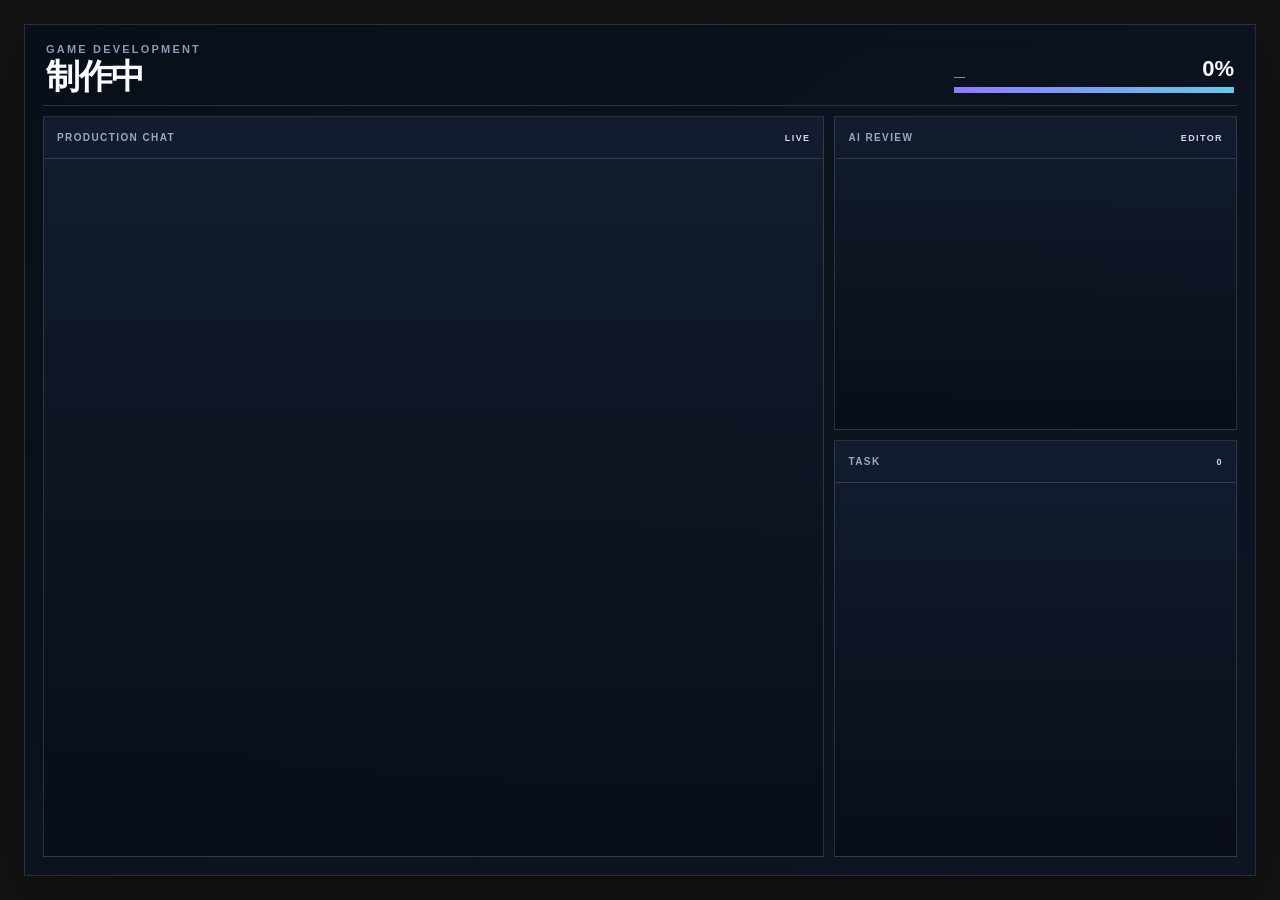
<file: game-dev-overlay.html>
<!doctype html>
<html lang="ja">
<head>
  <meta charset="utf-8" />
  <meta name="viewport" content="width=device-width, initial-scale=1" />
  <title>Quick Deck | GAME DEV Overlay</title>
  <link rel="stylesheet" href="game-dev-overlay.css" />
</head>
<body>
  <main class="overlay-shell">
    <header class="overlay-header">
      <div>
        <p>GAME DEVELOPMENT</p>
        <h1 id="overlayProject">制作中</h1>
      </div>
      <div class="overlay-progress-wrap">
        <span id="overlaySection">—</span>
        <strong id="overlayProgressText">0%</strong>
        <div class="overlay-progress"><i id="overlayProgressBar"></i></div>
      </div>
    </header>

    <div class="overlay-grid">
      <section class="overlay-card overlay-chat-card">
        <header><span>PRODUCTION CHAT</span><b id="overlayLiveState">LIVE</b></header>
        <div id="overlayChat" class="overlay-chat"></div>
      </section>

      <aside class="overlay-side">
        <section class="overlay-card overlay-review-card">
          <header><span>AI REVIEW</span><b>EDITOR</b></header>
          <div id="overlayReview" class="overlay-review"></div>
        </section>

        <section class="overlay-card overlay-task-card">
          <header><span>TASK</span><b id="overlayTaskCount">0</b></header>
          <div id="overlayTasks" class="overlay-tasks"></div>
        </section>
      </aside>
    </div>
  </main>
  <script src="game-dev-overlay.js"></script>
</body>
</html>
</file>
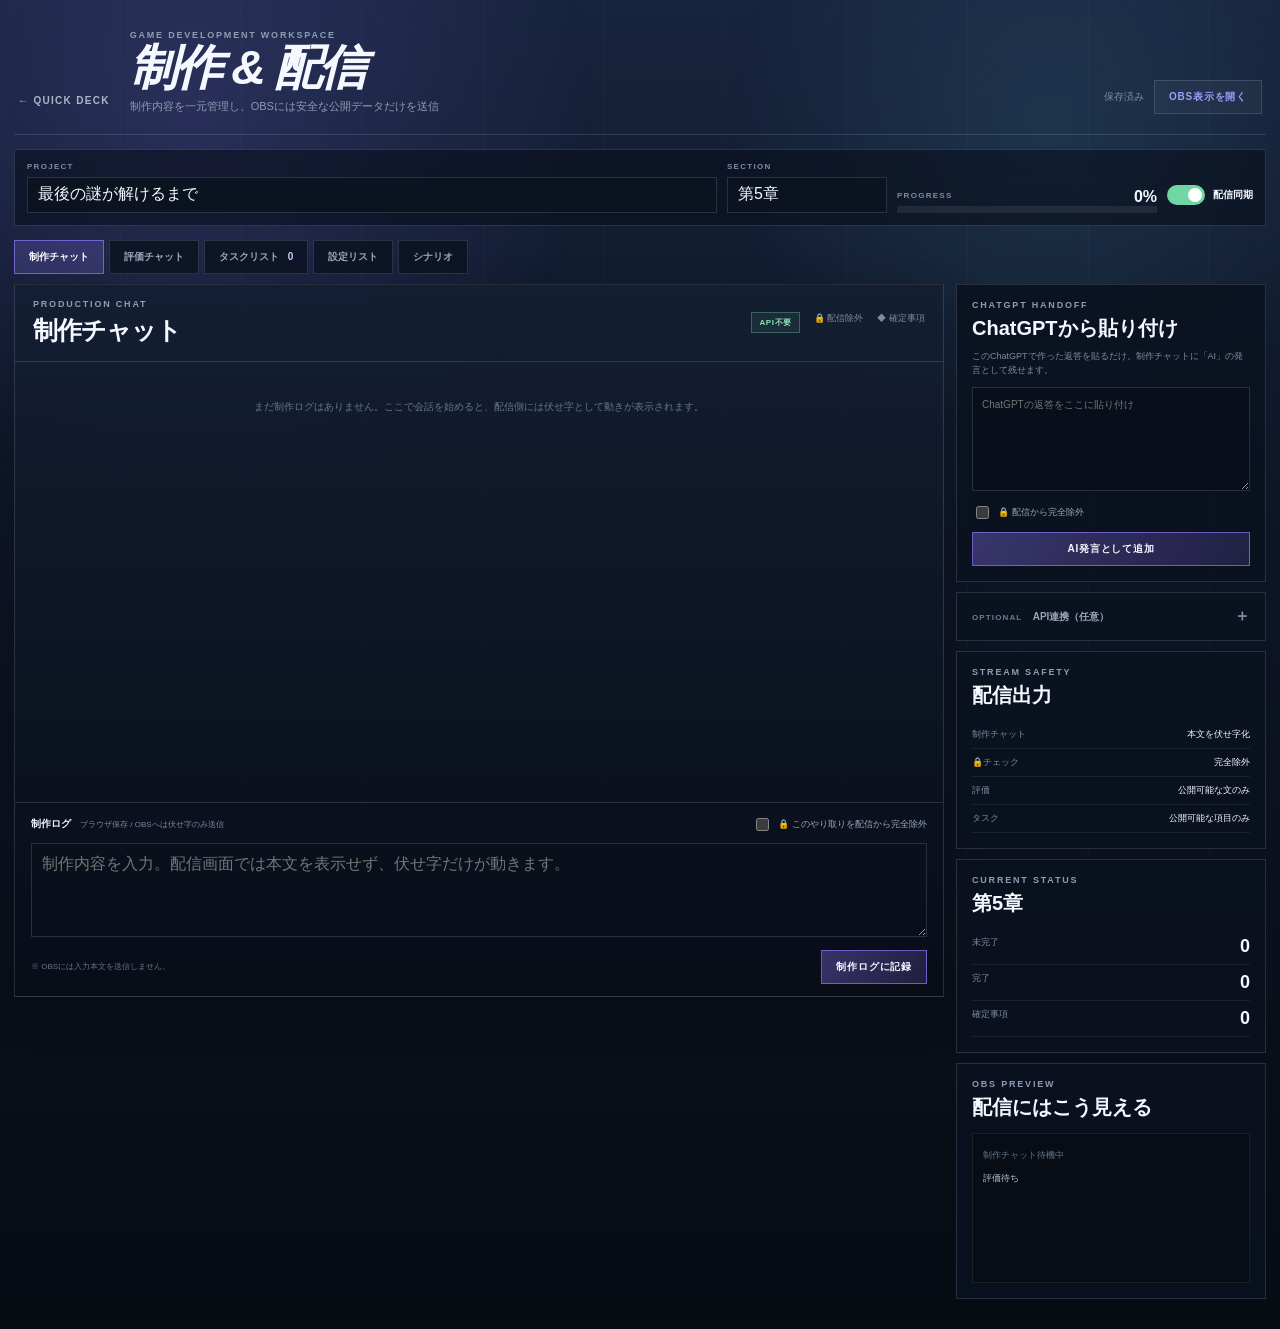
<file: game-dev.html>
<!doctype html>
<html lang="ja">
<head>
  <meta charset="utf-8" />
  <meta name="viewport" content="width=device-width, initial-scale=1" />
  <meta name="theme-color" content="#0d1425" />
  <title>Quick Deck | GAME DEV</title>
  <link rel="stylesheet" href="game-dev.css" />
</head>
<body>
  <div class="gd-bg" aria-hidden="true"></div>
  <main class="gd-shell">
    <header class="gd-header">
      <div class="gd-title-wrap">
        <a class="gd-back" href="index.html">← QUICK DECK</a>
        <div>
          <p class="gd-kicker">GAME DEVELOPMENT WORKSPACE</p>
          <h1>制作 & 配信</h1>
          <p class="gd-subtitle">制作内容を一元管理し、OBSには安全な公開データだけを送信</p>
        </div>
      </div>
      <div class="gd-header-actions">
        <span id="saveState" class="gd-save-state">保存済み</span>
        <a class="gd-button gd-button--ghost" href="game-dev-overlay.html" target="_blank" rel="noreferrer">OBS表示を開く</a>
      </div>
    </header>

    <section class="gd-project-bar">
      <label>
        <span>PROJECT</span>
        <input id="projectName" type="text" value="最後の謎が解けるまで" maxlength="60" />
      </label>
      <label>
        <span>SECTION</span>
        <input id="sectionName" type="text" value="第5章" maxlength="30" />
      </label>
      <div class="gd-progress-wrap">
        <div><span>PROGRESS</span><strong id="progressText">0%</strong></div>
        <div class="gd-progress"><i id="progressBar"></i></div>
      </div>
      <label class="gd-switch">
        <input id="streamEnabled" type="checkbox" checked />
        <span></span>
        <b>配信同期</b>
      </label>
    </section>

    <nav class="gd-tabs" aria-label="制作機能">
      <button class="gd-tab active" data-panel="chat" type="button">制作チャット</button>
      <button class="gd-tab" data-panel="review" type="button">評価チャット</button>
      <button class="gd-tab" data-panel="tasks" type="button">タスクリスト <em id="taskCountBadge">0</em></button>
      <button class="gd-tab" data-panel="settings" type="button">設定リスト</button>
      <button class="gd-tab" data-panel="scenario" type="button">シナリオ</button>
    </nav>

    <section class="gd-workspace">
      <div class="gd-main">
        <section class="gd-panel active" data-panel-content="chat">
          <header class="gd-panel-head">
            <div>
              <p>PRODUCTION CHAT</p>
              <h2>制作チャット</h2>
            </div>
            <div class="gd-legend"><span class="gd-local-badge">API不要</span><span>🔒 配信除外</span><span>◆ 確定事項</span></div>
          </header>
          <div id="chatList" class="gd-chat-list"></div>
          <form id="chatForm" class="gd-composer">
            <div class="gd-composer-row">
              <div class="gd-ai-mode">
                <strong>制作ログ</strong>
                <span>ブラウザ保存 / OBSへは伏せ字のみ送信</span>
              </div>
              <label class="gd-check"><input id="chatHidden" type="checkbox" /> <span>🔒 このやり取りを配信から完全除外</span></label>
            </div>
            <textarea id="chatInput" rows="4" placeholder="制作内容を入力。配信画面では本文を表示せず、伏せ字だけが動きます。"></textarea>
            <div class="gd-composer-actions">
              <small id="chatHint">※ OBSには入力本文を送信しません。</small>
              <div class="gd-composer-buttons">
                <button id="manualAddBtn" class="gd-button" type="submit">制作ログに記録</button>
              </div>
            </div>
          </form>
        </section>

        <section class="gd-panel" data-panel-content="review">
          <header class="gd-panel-head">
            <div><p>EDITOR REVIEW</p><h2>評価チャット</h2></div>
            <button id="generateReviewBtn" class="gd-button" type="button">現在の進捗を評価</button>
          </header>
          <div id="reviewList" class="gd-review-list"></div>
          <form id="reviewForm" class="gd-inline-form">
            <textarea id="reviewInput" rows="3" placeholder="配信に表示してよい評価コメントを追加"></textarea>
            <label class="gd-check"><input id="reviewHidden" type="checkbox" /> <span>配信非表示</span></label>
            <button class="gd-button" type="submit">評価を追加</button>
          </form>
        </section>

        <section class="gd-panel" data-panel-content="tasks">
          <header class="gd-panel-head"><div><p>PROJECT TASKS</p><h2>タスクリスト</h2></div></header>
          <form id="taskForm" class="gd-row-form">
            <input id="taskInput" type="text" placeholder="新しいタスク" maxlength="100" required />
            <label class="gd-check"><input id="taskHidden" type="checkbox" /> <span>🔒 配信非表示</span></label>
            <button class="gd-button" type="submit">追加</button>
          </form>
          <div class="gd-two-column-list">
            <div><h3>残りのタスク</h3><div id="todoList" class="gd-list"></div></div>
            <div><h3>完了したタスク</h3><div id="doneList" class="gd-list"></div></div>
          </div>
        </section>

        <section class="gd-panel" data-panel-content="settings">
          <header class="gd-panel-head"><div><p>PROJECT SETTINGS</p><h2>設定リスト</h2></div></header>
          <form id="settingForm" class="gd-setting-form">
            <input id="settingCategory" type="text" placeholder="分類 例：人物" maxlength="30" />
            <input id="settingLabel" type="text" placeholder="項目名" maxlength="60" required />
            <textarea id="settingValue" rows="2" placeholder="確定した設定" required></textarea>
            <label class="gd-check"><input id="settingHidden" type="checkbox" checked /> <span>🔒 配信非表示</span></label>
            <button class="gd-button" type="submit">設定を追加</button>
          </form>
          <div id="settingsList" class="gd-card-list"></div>
        </section>

        <section class="gd-panel" data-panel-content="scenario">
          <header class="gd-panel-head"><div><p>SCENARIO ARCHIVE</p><h2>シナリオ</h2></div></header>
          <form id="scenarioForm" class="gd-setting-form">
            <input id="scenarioTitle" type="text" placeholder="シーン名 / 章名" maxlength="80" required />
            <textarea id="scenarioBody" rows="8" placeholder="確定したシナリオ本文"></textarea>
            <label class="gd-check"><input id="scenarioHidden" type="checkbox" checked /> <span>🔒 配信非表示</span></label>
            <button class="gd-button" type="submit">シナリオを保存</button>
          </form>
          <div id="scenarioList" class="gd-card-list"></div>
        </section>
      </div>

      <aside class="gd-side">
        <section class="gd-side-card gd-paste-card">
          <p class="gd-side-kicker">CHATGPT HANDOFF</p>
          <h3>ChatGPTから貼り付け</h3>
          <p class="gd-side-note">このChatGPTで作った返答を貼るだけ。制作チャットに「AI」の発言として残せます。</p>
          <textarea id="pasteFromChatGPT" rows="5" placeholder="ChatGPTの返答をここに貼り付け"></textarea>
          <label class="gd-check"><input id="pasteHidden" type="checkbox" /> <span>🔒 配信から完全除外</span></label>
          <button id="pasteAsAiBtn" class="gd-button gd-button--block" type="button">AI発言として追加</button>
        </section>

        <details class="gd-side-card gd-api-optional">
          <summary>
            <span><small>OPTIONAL</small> API連携（任意）</span>
            <b>＋</b>
          </summary>
          <div class="gd-api-optional__body">
            <h3 id="aiConnectionTitle">ローカルAI</h3>
            <div id="aiConnectionDetail" class="gd-ai-detail">未接続</div>
            <span id="aiStatus" class="gd-ai-status">AI OFFLINE</span>
            <span id="aiModelLabel" class="gd-api-model">任意機能</span>
            <label class="gd-check gd-auto-review"><input id="autoReviewToggle" type="checkbox" /> <span>確定後にAIで自動レビュー</span></label>
            <button id="aiReconnectBtn" class="gd-button gd-button--ghost gd-button--block" type="button">接続確認</button>
            <button id="aiSendBtn" class="gd-button gd-button--ghost gd-button--block" type="button">入力欄の内容をAPI AIへ送信</button>
          </div>
        </details>
        <section class="gd-side-card">
          <p class="gd-side-kicker">STREAM SAFETY</p>
          <h3>配信出力</h3>
          <dl>
            <div><dt>制作チャット</dt><dd>本文を伏せ字化</dd></div>
            <div><dt>🔒チェック</dt><dd>完全除外</dd></div>
            <div><dt>評価</dt><dd>公開可能な文のみ</dd></div>
            <div><dt>タスク</dt><dd>公開可能な項目のみ</dd></div>
          </dl>
        </section>
        <section class="gd-side-card">
          <p class="gd-side-kicker">CURRENT STATUS</p>
          <h3 id="sideSection">第5章</h3>
          <div class="gd-stat"><span>未完了</span><strong id="sideTodo">0</strong></div>
          <div class="gd-stat"><span>完了</span><strong id="sideDone">0</strong></div>
          <div class="gd-stat"><span>確定事項</span><strong id="sideConfirmed">0</strong></div>
        </section>
        <section class="gd-side-card gd-side-card--preview">
          <p class="gd-side-kicker">OBS PREVIEW</p>
          <h3>配信にはこう見える</h3>
          <div id="miniPreview" class="gd-mini-preview"></div>
        </section>
      </aside>
    </section>
  </main>
  <script src="game-dev.js"></script>
  <script src="game-dev-ai.js"></script>
</body>
</html>
</file>
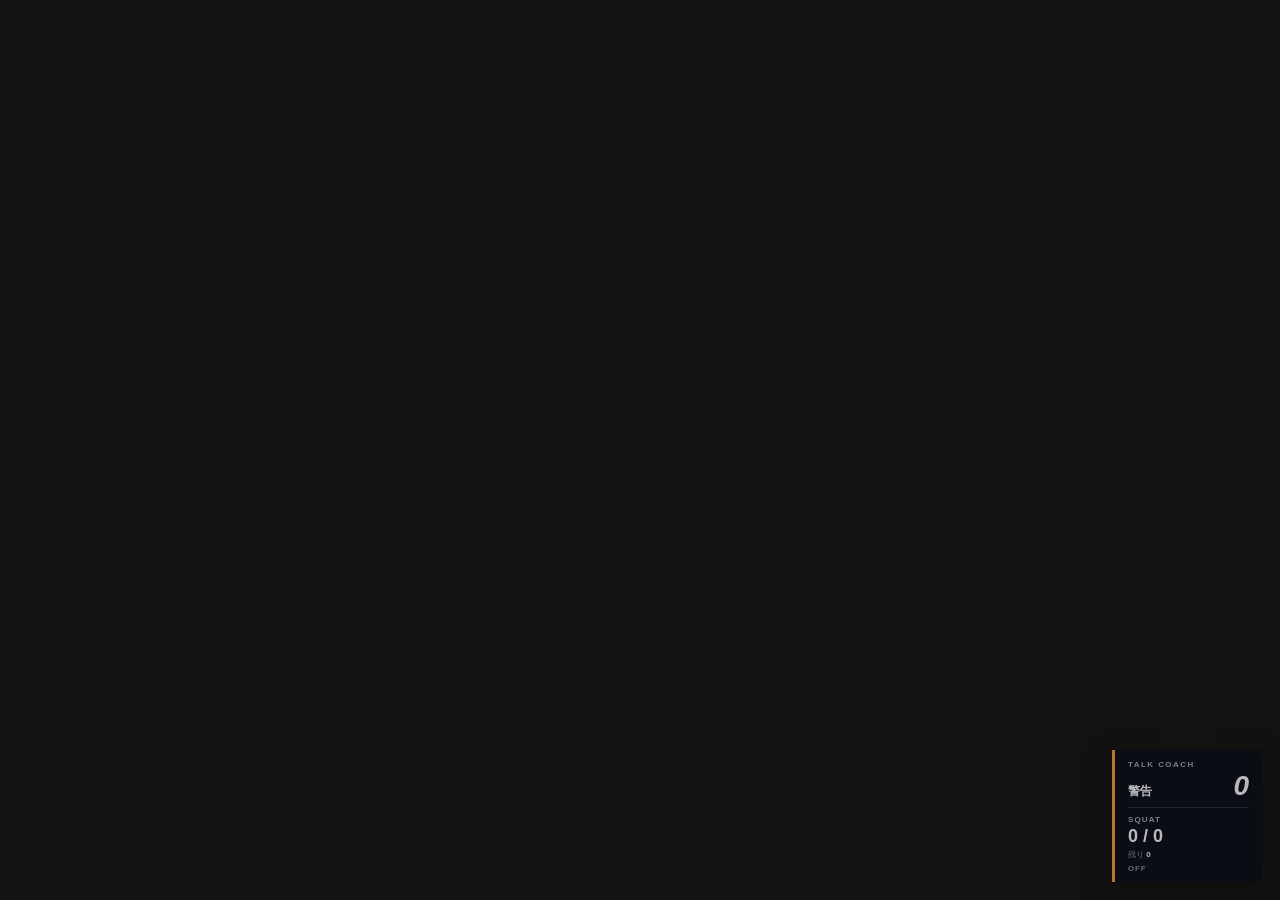
<file: talk-coach-overlay.html>
<!doctype html>
<html lang="ja">
<head>
  <meta charset="utf-8">
  <meta name="viewport" content="width=device-width,initial-scale=1">
  <title>Talk Coach Overlay</title>
  <link rel="stylesheet" href="talk-coach-overlay.css">
</head>
<body>
  <main id="overlay" class="overlay">
    <span class="overlay__label">TALK COACH</span>
    <div class="overlay__row">
      <span>警告</span>
      <strong id="warningCount">0</strong>
    </div>
    <div class="overlay__penalty"><span>SQUAT</span><strong><b id="squatCompleted">0</b> / <b id="squatTarget">0</b></strong><small>残り <b id="squatRemaining">0</b></small></div>
    <small id="coachStatus">OFF</small>
  </main>
  <script src="talk-coach-bridge.js"></script>
  <script src="talk-coach-overlay.js"></script>
</body>
</html>
</file>
<file: game-dev-overlay.css>
:root{color-scheme:dark;--line:rgba(236,242,255,.14);--text:#f8fbff;--muted:#8492a8;--accent:#8f79ff;--cyan:#64cae9;font-family:Inter,"Segoe UI","Noto Sans JP",sans-serif}*{box-sizing:border-box}html,body{width:100%;height:100%;margin:0;background:transparent;overflow:hidden;color:var(--text)}body{padding:24px}.overlay-shell{height:100%;display:grid;grid-template-rows:auto 1fr;gap:10px;padding:18px;border:1px solid rgba(255,255,255,.12);background:linear-gradient(145deg,rgba(9,15,26,.92),rgba(15,22,38,.84));box-shadow:0 18px 50px rgba(0,0,0,.24);backdrop-filter:blur(10px)}.overlay-header{display:flex;justify-content:space-between;gap:20px;align-items:flex-end;padding:0 3px 12px;border-bottom:1px solid var(--line)}.overlay-header p{margin:0 0 4px;color:#8d9ab0;font-size:11px;font-weight:900;letter-spacing:.2em}.overlay-header h1{margin:0;font-size:34px;line-height:1;letter-spacing:-.04em}.overlay-progress-wrap{width:280px;display:grid;grid-template-columns:1fr auto;gap:5px 12px;align-items:end}.overlay-progress-wrap span{font-size:11px;color:#aab6c7}.overlay-progress-wrap strong{font-size:22px}.overlay-progress{grid-column:1/-1;height:6px;background:rgba(255,255,255,.08)}.overlay-progress i{display:block;height:100%;background:linear-gradient(90deg,var(--accent),var(--cyan));transition:.25s}.overlay-grid{min-height:0;display:grid;grid-template-columns:minmax(0,1.65fr) minmax(300px,.85fr);gap:10px}.overlay-side{min-height:0;display:grid;grid-template-rows:minmax(0,.86fr) minmax(0,1.14fr);gap:10px}.overlay-card{min-height:0;border:1px solid var(--line);background:linear-gradient(180deg,rgba(20,30,49,.88),rgba(8,13,23,.88));overflow:hidden}.overlay-card>header{height:42px;display:flex;justify-content:space-between;align-items:center;padding:0 13px;border-bottom:1px solid var(--line);font-size:10px;font-weight:900;letter-spacing:.14em;color:#9ba9bc}.overlay-card>header b{color:#d7d1ff;font-size:9px}.overlay-chat{height:calc(100% - 42px);overflow:hidden;padding:12px 14px;display:flex;flex-direction:column;justify-content:flex-end}.overlay-message{width:min(78%,720px);margin:5px 0;padding:9px 11px;border:1px solid rgba(255,255,255,.1);background:rgba(13,21,36,.9)}.overlay-message.user{margin-left:auto;border-color:rgba(143,121,255,.23)}.overlay-message.assistant{background:rgba(18,29,49,.92)}.overlay-message.typing{opacity:.72}.overlay-message header{display:flex;justify-content:space-between;margin-bottom:6px;color:#8f9db2;font-size:9px}.overlay-message header strong{color:#edf3ff}.mask-line{display:block;width:var(--w);height:8px;margin:5px 0;border-radius:2px;background:linear-gradient(90deg,#5a667b,#3e495c);box-shadow:inset 0 1px rgba(255,255,255,.05)}.typing .mask-line{animation:pulse .75s ease-in-out infinite alternate}@keyframes pulse{to{opacity:.42}}.overlay-review{height:calc(100% - 42px);overflow:hidden;padding:15px}.overlay-review p{margin:0;font-size:15px;line-height:1.8;color:#e3e9f5}.overlay-tasks{height:calc(100% - 42px);overflow:hidden;padding:9px 12px}.overlay-task{display:grid;grid-template-columns:20px 1fr;gap:6px;align-items:start;padding:8px 0;border-bottom:1px solid rgba(255,255,255,.07)}.overlay-task span{color:#b6c3d7;font-weight:900}.overlay-task p{margin:0;font-size:13px;line-height:1.4}.overlay-task.done{opacity:.52}.overlay-task.done p{text-decoration:line-through}.overlay-empty{display:grid;place-items:center;height:100%;color:#657287;font-size:11px;letter-spacing:.08em}.stream-disabled .overlay-shell{opacity:.5}@media(max-width:900px){body{padding:10px}.overlay-grid{grid-template-columns:1fr}.overlay-side{grid-template-columns:1fr 1fr;grid-template-rows:260px}.overlay-header h1{font-size:26px}}
</file>
<file: game-dev.css>
:root{color-scheme:dark;--bg:#080d18;--panel:#111a2b;--panel2:#172238;--line:rgba(225,237,255,.14);--text:#f5f8ff;--muted:#8e9bb0;--accent:#8f79ff;--accent2:#66c7e8;--danger:#ec6880;--ok:#70d6a4;font-family:Inter,"Segoe UI","Noto Sans JP",sans-serif}*{box-sizing:border-box}html,body{min-height:100%}body{margin:0;background:linear-gradient(180deg,#17243d 0,#0d1424 42%,#070b12 100%);color:var(--text)}button,input,textarea,select{font:inherit;color:inherit}.gd-bg{position:fixed;inset:0;pointer-events:none;background:radial-gradient(circle at 15% 12%,rgba(143,121,255,.17),transparent 30%),radial-gradient(circle at 82% 15%,rgba(102,199,232,.12),transparent 25%),repeating-linear-gradient(90deg,transparent 0 119px,rgba(255,255,255,.018) 120px 121px)}.gd-shell{position:relative;width:min(1560px,calc(100% - 28px));margin:auto;padding:22px 0 30px}.gd-header{display:flex;justify-content:space-between;gap:24px;align-items:flex-end;padding:8px 4px 20px;border-bottom:1px solid var(--line)}.gd-title-wrap{display:flex;gap:20px;align-items:flex-end}.gd-back{color:#aab6ca;text-decoration:none;font-size:10px;font-weight:900;letter-spacing:.13em;padding-bottom:8px}.gd-kicker,.gd-panel-head p,.gd-side-kicker{margin:0 0 5px;color:#8f9cb1;font-size:9px;font-weight:900;letter-spacing:.2em}.gd-header h1{margin:0;font-size:48px;line-height:.95;letter-spacing:-.055em;font-style:italic}.gd-subtitle{margin:8px 0 0;color:var(--muted);font-size:11px}.gd-header-actions{display:flex;align-items:center;gap:10px}.gd-save-state{color:#7e8da5;font-size:10px}.gd-button{border:1px solid rgba(143,121,255,.66);background:linear-gradient(120deg,rgba(143,121,255,.35),rgba(67,58,124,.4));padding:9px 14px;cursor:pointer;text-decoration:none;font-size:10px;font-weight:900;letter-spacing:.08em}.gd-button--ghost{border-color:var(--line);background:rgba(255,255,255,.04)}.gd-project-bar{display:grid;grid-template-columns:minmax(240px,1fr) 160px 260px auto;gap:10px;align-items:end;margin:14px 0;padding:12px;border:1px solid var(--line);background:rgba(8,14,25,.56);backdrop-filter:blur(12px)}.gd-project-bar label>span,.gd-progress-wrap span{display:block;margin-bottom:6px;color:#7f8ca2;font-size:8px;font-weight:900;letter-spacing:.16em}.gd-project-bar input{width:100%;height:36px;border:1px solid var(--line);background:#0b1220;padding:0 10px;outline:none}.gd-progress-wrap>div:first-child{display:flex;justify-content:space-between;align-items:end}.gd-progress{height:7px;background:rgba(255,255,255,.08);overflow:hidden}.gd-progress i{display:block;width:0;height:100%;background:linear-gradient(90deg,var(--accent),var(--accent2));transition:.25s}.gd-switch{display:flex!important;align-items:center;gap:8px;height:36px;cursor:pointer}.gd-switch input{display:none}.gd-switch span{width:38px;height:20px;margin:0!important;border-radius:20px;background:#3a4457;position:relative}.gd-switch span:after{content:"";position:absolute;width:14px;height:14px;left:3px;top:3px;border-radius:50%;background:white;transition:.2s}.gd-switch input:checked+span{background:var(--ok)}.gd-switch input:checked+span:after{left:21px}.gd-switch b{font-size:10px}.gd-tabs{display:flex;gap:5px;margin-bottom:10px}.gd-tab{border:1px solid var(--line);background:rgba(10,16,28,.75);padding:9px 14px;cursor:pointer;color:#9aa7bb;font-size:10px;font-weight:900}.gd-tab.active{color:white;border-color:rgba(143,121,255,.7);background:rgba(143,121,255,.2)}.gd-tab em{font-style:normal;margin-left:6px;color:#d1caff}.gd-workspace{display:grid;grid-template-columns:minmax(0,1fr) 310px;gap:12px}.gd-main{min-width:0}.gd-panel{display:none;min-height:670px;border:1px solid var(--line);background:linear-gradient(180deg,rgba(20,31,51,.92),rgba(8,13,23,.96));box-shadow:0 16px 40px rgba(0,0,0,.18)}.gd-panel.active{display:block}.gd-panel-head{min-height:72px;display:flex;justify-content:space-between;align-items:center;padding:14px 18px;border-bottom:1px solid var(--line)}.gd-panel-head h2{margin:0;font-size:25px;letter-spacing:-.04em}.gd-legend{display:flex;gap:14px;color:#7f8ba0;font-size:9px}.gd-chat-list{height:440px;overflow:auto;padding:16px}.gd-message{width:min(82%,820px);margin-bottom:12px;padding:11px 13px;border:1px solid var(--line);background:#10192a}.gd-message.user{margin-left:auto;border-color:rgba(143,121,255,.28)}.gd-message.assistant{background:#131e32}.gd-message.hidden-from-stream,.gd-review.hidden-from-stream,.gd-list-item.hidden-from-stream,.gd-info-card.hidden-from-stream{border-color:rgba(236,104,128,.33)}.gd-message header,.gd-review header,.gd-info-card header{display:flex;justify-content:space-between;gap:10px;color:#9ca9bd;font-size:9px}.gd-message header strong{color:#f6f8ff}.gd-message p,.gd-review p,.gd-info-card p{margin:8px 0 0;line-height:1.7;font-size:12px}.gd-message footer,.gd-review footer,.gd-info-card footer{display:flex;gap:6px;margin-top:10px}.gd-message footer button,.gd-review footer button,.gd-info-card footer button,.gd-list-item button{border:0;background:rgba(255,255,255,.06);color:#96a3b7;padding:5px 8px;cursor:pointer;font-size:8px}.gd-composer{border-top:1px solid var(--line);padding:12px 16px}.gd-composer-row,.gd-composer-actions{display:flex;justify-content:space-between;align-items:center;gap:12px}.gd-select-wrap{font-size:9px;color:#8e9bb0}.gd-select-wrap select{margin-left:6px;background:#0a1220;border:1px solid var(--line);padding:5px}.gd-check{display:flex;align-items:center;gap:6px;color:#9ba8bb;font-size:9px}.gd-composer textarea,.gd-inline-form textarea,.gd-setting-form textarea,.gd-setting-form input,.gd-row-form input{width:100%;border:1px solid var(--line);background:#090f1b;outline:none;padding:10px;resize:vertical}.gd-composer textarea{margin:9px 0}.gd-composer-actions small{color:#657389;font-size:8px}.gd-review-list{height:470px;overflow:auto;padding:16px}.gd-review{margin-bottom:10px;padding:14px;border:1px solid var(--line);background:#101a2d}.gd-inline-form{display:grid;grid-template-columns:1fr auto;gap:8px;padding:14px;border-top:1px solid var(--line)}.gd-inline-form textarea{grid-column:1/-1}.gd-row-form{display:grid;grid-template-columns:1fr auto auto;gap:8px;padding:14px;border-bottom:1px solid var(--line);align-items:center}.gd-two-column-list{display:grid;grid-template-columns:1fr 1fr;gap:16px;padding:16px}.gd-two-column-list h3{margin:0 0 8px;color:#91a0b6;font-size:10px;letter-spacing:.1em}.gd-list{display:grid;gap:7px}.gd-list-item{display:flex;justify-content:space-between;gap:8px;align-items:center;padding:9px;border:1px solid var(--line);background:#0d1626}.gd-list-item label{display:flex;gap:8px;align-items:flex-start;font-size:11px;line-height:1.4}.gd-list-item>div{display:flex;gap:4px}.gd-list-item input:checked+span{text-decoration:line-through;color:#758298}.gd-setting-form{display:grid;grid-template-columns:140px 1fr auto;gap:8px;padding:14px;border-bottom:1px solid var(--line)}.gd-setting-form textarea{grid-column:1/3}.gd-setting-form .gd-check{align-self:center}.gd-card-list{padding:16px;display:grid;grid-template-columns:repeat(2,minmax(0,1fr));gap:10px}.gd-info-card{min-width:0;padding:13px;border:1px solid var(--line);background:#0d1627}.gd-info-card h3{margin:7px 0 0;font-size:14px}.gd-side{display:grid;align-content:start;gap:10px}.gd-side-card{padding:15px;border:1px solid var(--line);background:rgba(11,18,31,.88)}.gd-side-card h3{margin:0 0 12px;font-size:20px}.gd-side-card dl{margin:0}.gd-side-card dl div,.gd-stat{display:flex;justify-content:space-between;gap:10px;padding:7px 0;border-bottom:1px solid rgba(255,255,255,.07);font-size:9px}.gd-side-card dt,.gd-stat span{color:#7f8ca0}.gd-side-card dd{margin:0}.gd-stat strong{font-size:18px}.gd-mini-preview{min-height:150px;padding:10px;background:#070c15;border:1px solid rgba(255,255,255,.08)}.gd-mini-preview>div{margin-bottom:8px}.gd-mini-preview b{display:block;margin-bottom:4px;color:#aab8cc;font-size:8px}.gd-mini-preview i{display:block;height:6px;margin:3px 0;background:linear-gradient(90deg,#596579,#414b5e);border-radius:2px}.gd-mini-preview p{margin:10px 0 0;color:#b8c4d4;font-size:9px;line-height:1.5}.gd-mini-preview small,.gd-mini-off{color:#65738a;font-size:9px}.gd-empty{padding:22px;color:#68768b;text-align:center;font-size:10px}.gd-empty--small{padding:10px}.hidden-from-stream:after{content:"配信除外";display:inline-block;margin-top:7px;color:#f18a9c;font-size:8px}@media(max-width:980px){.gd-project-bar{grid-template-columns:1fr 140px}.gd-workspace{grid-template-columns:1fr}.gd-side{grid-template-columns:repeat(3,1fr)}.gd-setting-form{grid-template-columns:1fr}.gd-setting-form textarea{grid-column:auto}.gd-card-list{grid-template-columns:1fr}}@media(max-width:680px){.gd-shell{width:min(100% - 14px,1560px)}.gd-header{align-items:flex-start}.gd-title-wrap{display:block}.gd-header h1{font-size:36px}.gd-header-actions{flex-direction:column;align-items:flex-end}.gd-project-bar{grid-template-columns:1fr}.gd-tabs{overflow:auto}.gd-tab{white-space:nowrap}.gd-two-column-list{grid-template-columns:1fr}.gd-side{grid-template-columns:1fr}.gd-row-form{grid-template-columns:1fr}.gd-message{width:94%}}

/* GAME DEV AI */
.gd-ai-status {
  display: inline-flex;
  align-items: center;
  gap: 6px;
  padding: 4px 7px;
  border: 1px solid rgba(255,255,255,.12);
  background: rgba(255,255,255,.035);
  color: #7e8ba0;
  font-size: 8px;
  font-weight: 900;
  letter-spacing: .08em;
}
.gd-ai-status[data-tone="ok"] { color: #8ee4b7; border-color: rgba(112,214,164,.3); }
.gd-ai-status[data-tone="warn"] { color: #f5a1b0; border-color: rgba(236,104,128,.32); }
.gd-ai-status[data-tone="busy"] { color: #c7bcff; border-color: rgba(143,121,255,.4); }
.gd-ai-mode { display: flex; align-items: baseline; gap: 9px; }
.gd-ai-mode strong { font-size: 10px; color: #f4f6ff; }
.gd-ai-mode span { color: #7d8aa0; font-size: 8px; }
.gd-composer-buttons { display: flex; gap: 7px; }
.gd-ai-detail {
  min-height: 48px;
  color: #8996aa;
  font-size: 9px;
  line-height: 1.65;
}
.gd-ai-detail code {
  color: #c9c1ff;
  background: rgba(143,121,255,.1);
  padding: 2px 4px;
}
.gd-button--block { width: 100%; margin-top: 10px; }
#aiSendBtn:disabled,
#generateReviewBtn:disabled { opacity: .55; cursor: wait; }


/* API-FREE DEFAULT */
.gd-local-badge {
  display: inline-flex;
  align-items: center;
  padding: 4px 7px;
  border: 1px solid rgba(112,214,164,.34);
  background: rgba(112,214,164,.08);
  color: #8ee4b7;
  font-size: 8px;
  font-weight: 900;
  letter-spacing: .08em;
}
.gd-side-note {
  margin: -5px 0 10px;
  color: #7f8da2;
  font-size: 9px;
  line-height: 1.6;
}
.gd-paste-card textarea {
  width: 100%;
  min-height: 104px;
  margin: 0 0 8px;
  border: 1px solid var(--line);
  background: #080f1b;
  color: var(--text);
  padding: 9px;
  resize: vertical;
  outline: none;
  font-size: 10px;
  line-height: 1.55;
}
.gd-api-optional {
  padding: 0;
  overflow: hidden;
}
.gd-api-optional summary {
  display: flex;
  justify-content: space-between;
  align-items: center;
  gap: 10px;
  padding: 13px 15px;
  cursor: pointer;
  list-style: none;
  color: #98a5b8;
  font-size: 10px;
  font-weight: 900;
}
.gd-api-optional summary::-webkit-details-marker { display: none; }
.gd-api-optional summary small {
  margin-right: 8px;
  color: #6f7c91;
  font-size: 8px;
  letter-spacing: .14em;
}
.gd-api-optional summary b {
  color: #7f8ca0;
  font-size: 16px;
}
.gd-api-optional[open] summary {
  border-bottom: 1px solid var(--line);
}
.gd-api-optional[open] summary b { transform: rotate(45deg); }
.gd-api-optional__body { padding: 13px 15px 15px; }
.gd-api-optional__body h3 { margin: 0 0 8px; }
.gd-api-model {
  display: block;
  margin: 7px 0 10px;
  color: #6f7d92;
  font-size: 8px;
}
.gd-auto-review { margin-top: 9px; }
</file>
<file: talk-coach-overlay.css>
:root {
  color-scheme: dark;
  font-family: Inter, "Segoe UI", "Noto Sans JP", sans-serif;
}
* { box-sizing: border-box; }
html, body {
  margin: 0;
  width: 100%;
  height: 100%;
  overflow: hidden;
  background: transparent;
}
body {
  display: flex;
  align-items: flex-end;
  justify-content: flex-end;
  padding: 18px;
}
.overlay {
  min-width: 150px;
  padding: 10px 13px 9px;
  border-left: 3px solid #f89b32;
  background: rgba(7, 12, 22, .82);
  color: #f7faff;
  box-shadow: 0 10px 30px rgba(0,0,0,.25);
}
.overlay__label {
  display: block;
  color: #9aa9bf;
  font-size: 8px;
  font-weight: 900;
  letter-spacing: .18em;
}
.overlay__row {
  display: flex;
  align-items: baseline;
  justify-content: space-between;
  gap: 18px;
  margin-top: 3px;
}
.overlay__row span {
  font-size: 12px;
  font-weight: 800;
}
.overlay__row strong {
  font-size: 28px;
  line-height: 1;
  font-style: italic;
}
#coachStatus {
  display: block;
  margin-top: 4px;
  color: #7f8da4;
  font-size: 8px;
  font-weight: 800;
  letter-spacing: .1em;
}
.overlay[data-status="TALKING"] { border-left-color: #66c7a2; }
.overlay[data-status="PAUSED"],
.overlay[data-status="OFF"] { opacity: .72; }
.overlay__penalty {
  margin-top: 7px;
  padding-top: 7px;
  border-top: 1px solid rgba(255,255,255,.12);
}
.overlay__penalty > span {
  display: block;
  color: #9aa9bf;
  font-size: 8px;
  font-weight: 900;
  letter-spacing: .14em;
}
.overlay__penalty > strong {
  display: block;
  margin-top: 2px;
  font-size: 18px;
  font-variant-numeric: tabular-nums;
}
.overlay__penalty > strong b { font: inherit; }
.overlay__penalty small {
  display: block;
  margin-top: 2px;
  color: #7f8da4;
  font-size: 8px;
}
.overlay__penalty small b { color: #f7faff; }
</file>
